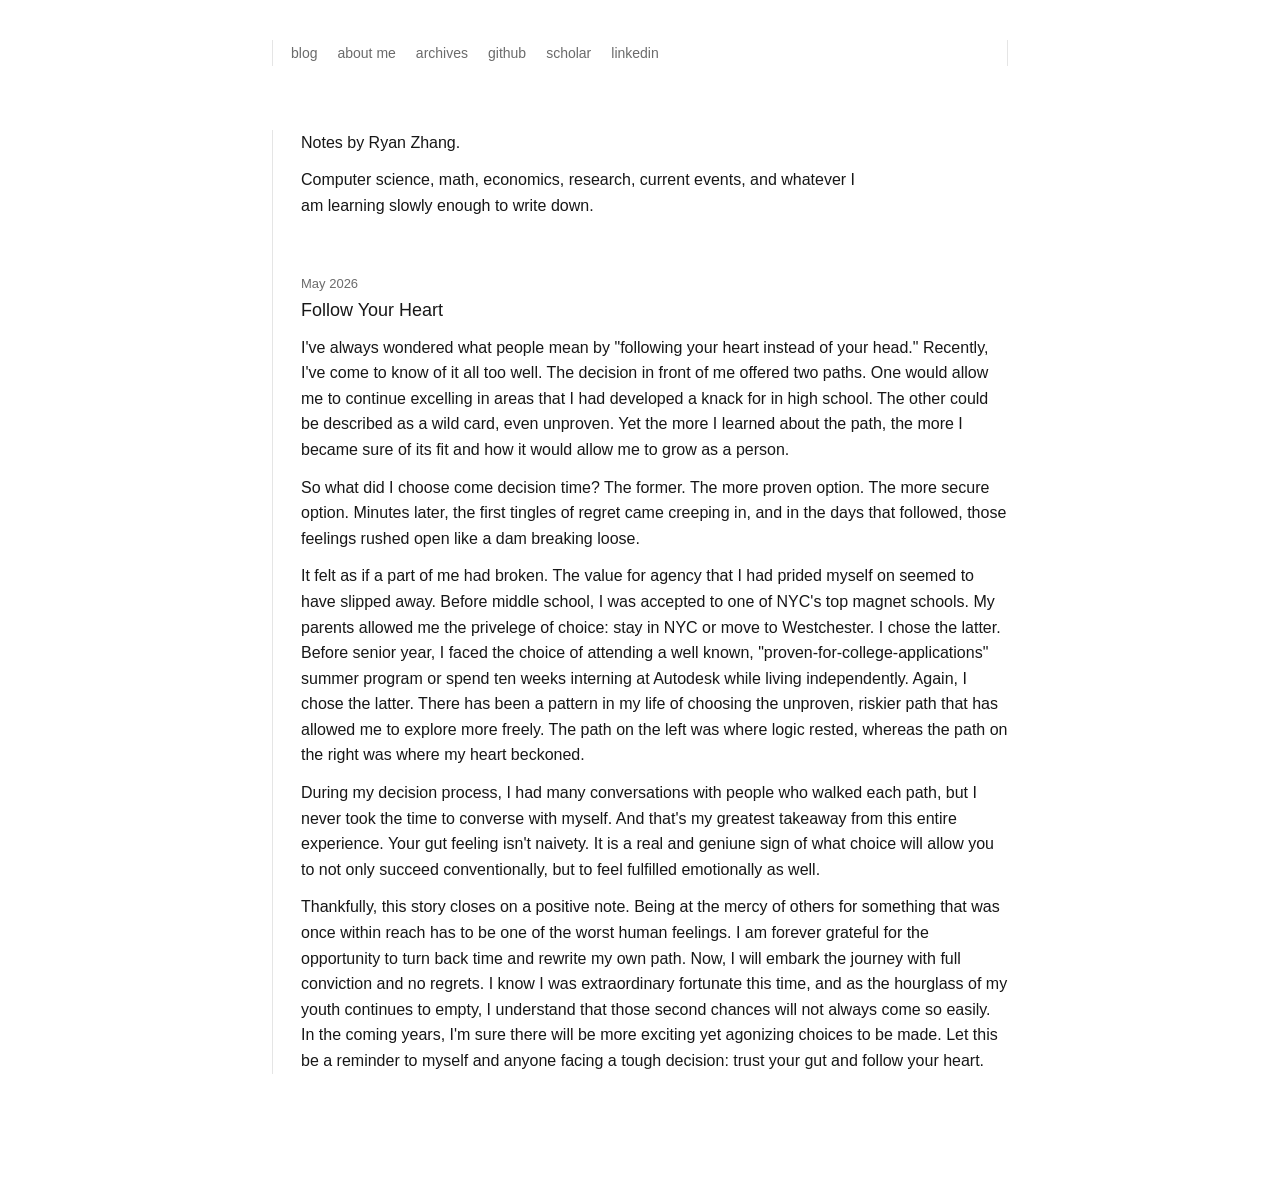
<file: index.html>
<!DOCTYPE html>
<html lang="en">
<head>
    <meta charset="UTF-8">
    <meta name="viewport" content="width=device-width, initial-scale=1.0">
    <title>Ryan Zhang</title>
    <link rel="stylesheet" href="styles/index.css">
</head>
<body>
    <div class="page">
        <div class="navbar">
            <nav>
                <ul>
                    <li><a href="index.html">blog</a></li>
                    <li><a href="about.html">about me</a></li>
                    <li><a href="archives.html">archives</a></li>
                    <li><a href="https://github.com/ryanzhangofficial" target="_blank" rel="noreferrer">github</a></li>
                    <li><a href="https://scholar.google.com/citations?user=0kTN35wAAAAJ&amp;hl=en" target="_blank" rel="noreferrer">scholar</a></li>
                    <li><a href="https://www.linkedin.com/in/ryan-zhang-44557727b/" target="_blank" rel="noreferrer">linkedin</a></li>
                </ul>
            </nav>
        </div>

        <main>
            <section class="intro">
                <p>Notes by Ryan Zhang.</p>
                <p>Computer science, math, economics, research, current events, and whatever I am learning slowly enough to write down.</p>
            </section>

            <div class="articles">
                <article id="post-1">
                    <p class="date">May 2026</p>
                    <h1>Follow Your Heart</h1>
                    <p>I&#x27;ve always wondered what people mean by &quot;following your heart instead of your head.&quot; Recently, I&#x27;ve come to know of it all too well. The decision in front of me offered two paths. One would allow me to continue excelling in areas that I had developed a knack for in high school. The other could be described as a wild card, even unproven. Yet the more I learned about the path, the more I became sure of its fit and how it would allow me to grow as a person.</p>
                    <p>So what did I choose come decision time? The former. The more proven option. The more secure option. Minutes later, the first tingles of regret came creeping in, and in the days that followed, those feelings rushed open like a dam breaking loose.</p>
                    <p>It felt as if a part of me had broken. The value for agency that I had prided myself on seemed to have slipped away. Before middle school, I was accepted to one of NYC&#x27;s top magnet schools. My parents allowed me the privelege of choice: stay in NYC or move to Westchester. I chose the latter. Before senior year, I faced the choice of attending a well known, &quot;proven-for-college-applications&quot; summer program or spend ten weeks interning at Autodesk while living independently. Again, I chose the latter. There has been a pattern in my life of choosing the unproven, riskier path that has allowed me to explore more freely. The path on the left was where logic rested, whereas the path on the right was where my heart beckoned.</p>
                    <p>During my decision process, I had many conversations with people who walked each path, but I never took the time to converse with myself. And that&#x27;s my greatest takeaway from this entire experience. Your gut feeling isn&#x27;t naivety. It is a real and geniune sign of what choice will allow you to not only succeed conventionally, but to feel fulfilled emotionally as well.</p>
                    <p>Thankfully, this story closes on a positive note. Being at the mercy of others for something that was once within reach has to be one of the worst human feelings. I am forever grateful for the opportunity to turn back time and rewrite my own path. Now, I will embark the journey with full conviction and no regrets. I know I was extraordinary fortunate this time, and as the hourglass of my youth continues to empty, I understand that those second chances will not always come so easily. In the coming years, I&#x27;m sure there will be more exciting yet agonizing choices to be made. Let this be a reminder to myself and anyone facing a tough decision: trust your gut and follow your heart.</p>
                </article>
            </div>
        </main>
    </div>
</body>
</html>
</file>
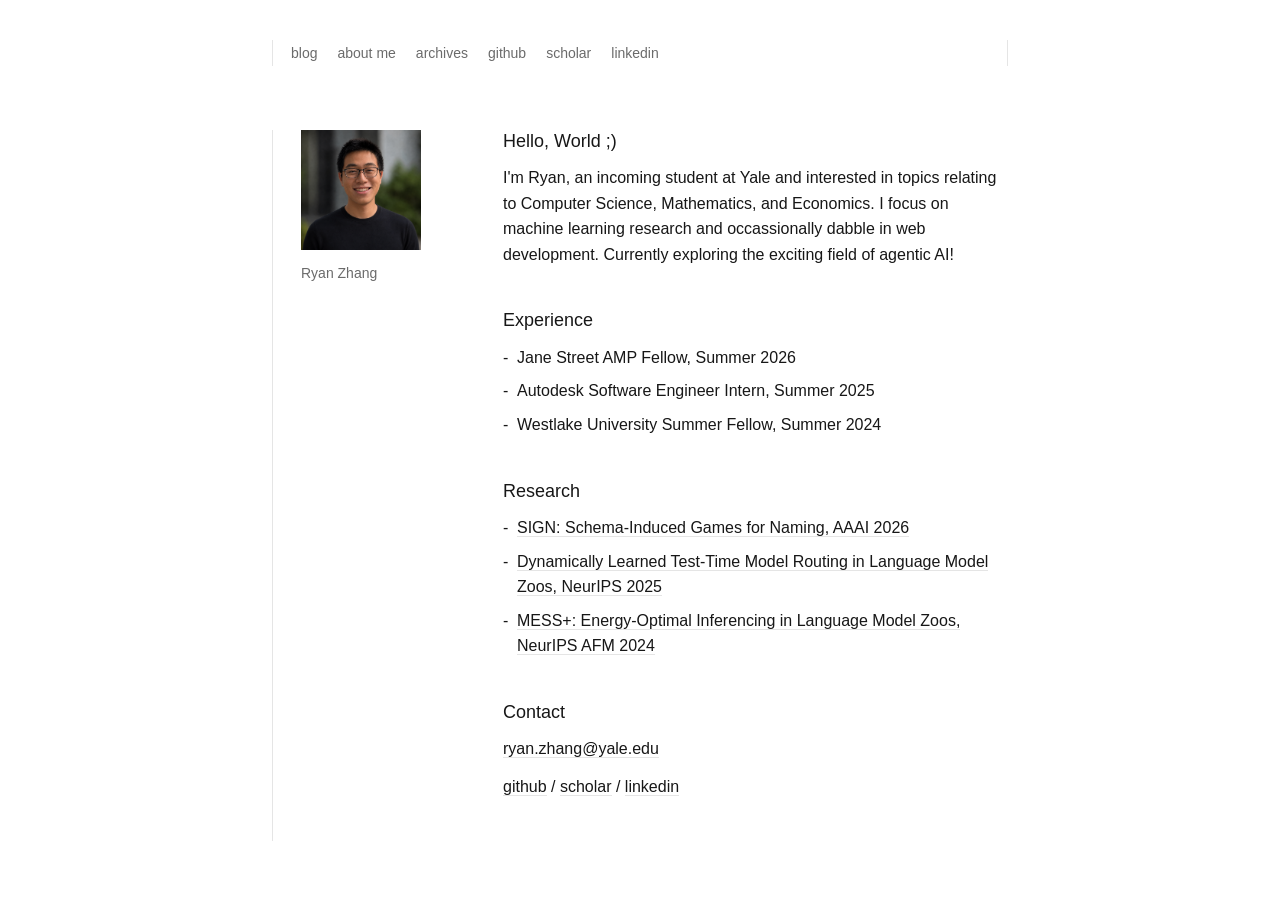
<file: about.html>
<!DOCTYPE html>
<html lang="en">
<head>
    <meta charset="UTF-8">
    <meta name="viewport" content="width=device-width, initial-scale=1.0">
    <title>ryan zhang</title>
    <link rel="stylesheet" href="styles/index.css">
</head>
<body>
    <div class="page profile-page">
        <div class="navbar">
            <nav>
                <ul>
                    <li><a href="index.html">blog</a></li>
                    <li><a href="about.html">about me</a></li>
                    <li><a href="archives.html">archives</a></li>
                    <li><a href="https://github.com/ryanzhangofficial" target="_blank" rel="noreferrer">github</a></li>
                    <li><a href="https://scholar.google.com/citations?user=0kTN35wAAAAJ&amp;hl=en" target="_blank" rel="noreferrer">scholar</a></li>
                    <li><a href="https://www.linkedin.com/in/ryan-zhang-44557727b/" target="_blank" rel="noreferrer">linkedin</a></li>
                </ul>
            </nav>
        </div>

        <main>
            <div class="profile-grid">
                <aside class="profile-card">
                    <img src="assets/pfp.png" alt="Ryan Zhang">
                    <p>Ryan Zhang</p>
                </aside>

                <div>
                    <div class="about-section">
                        <h1>Hello, World ;)</h1>
                        <p>I'm Ryan, an incoming student at Yale and interested in topics relating to Computer Science, Mathematics, and Economics. I focus on machine learning research and occassionally dabble in web development. Currently exploring the exciting field of agentic AI!</p>
                    </div>

                    <div class="work-section">
                        <h1>Experience</h1>
                        <ul class="simple-list">
                            <li><span>Jane Street</span> AMP Fellow, Summer 2026</li>
                            <li><span>Autodesk</span> Software Engineer Intern, Summer 2025</li>
                            <li><span>Westlake University</span> Summer Fellow, Summer 2024</li>
                        </ul>
                    </div>

                    <div class="research-section">
                        <h1>Research</h1>
                        <ul class="simple-list">
                            <li><a href="https://arxiv.org/abs/2510.21855" target="_blank" rel="noreferrer">SIGN: Schema-Induced Games for Naming, AAAI 2026</a></li>
                            <li><a href="https://arxiv.org/abs/2505.19947" target="_blank" rel="noreferrer">Dynamically Learned Test-Time Model Routing in Language Model Zoos, NeurIPS 2025</a></li>
                            <li><a href="https://openreview.net/forum?id=OoReeQpwmW" target="_blank" rel="noreferrer">MESS+: Energy-Optimal Inferencing in Language Model Zoos, NeurIPS AFM 2024</a></li>
                        </ul>
                    </div>

                    <div class="contact-section">
                        <h1>Contact</h1>
                        <p><a href="mailto:ryan.zhang@yale.edu">ryan.zhang@yale.edu</a></p>
                        <p><a href="https://github.com/ryanzhangofficial" target="_blank" rel="noreferrer">github</a> / <a href="https://scholar.google.com/citations?user=0kTN35wAAAAJ&amp;hl=en" target="_blank" rel="noreferrer">scholar</a> / <a href="https://www.linkedin.com/in/ryan-zhang-44557727b/" target="_blank" rel="noreferrer">linkedin</a></p>
                    </div>
                </div>
            </div>
        </main>
    </div>
</body>
</html>
</file>
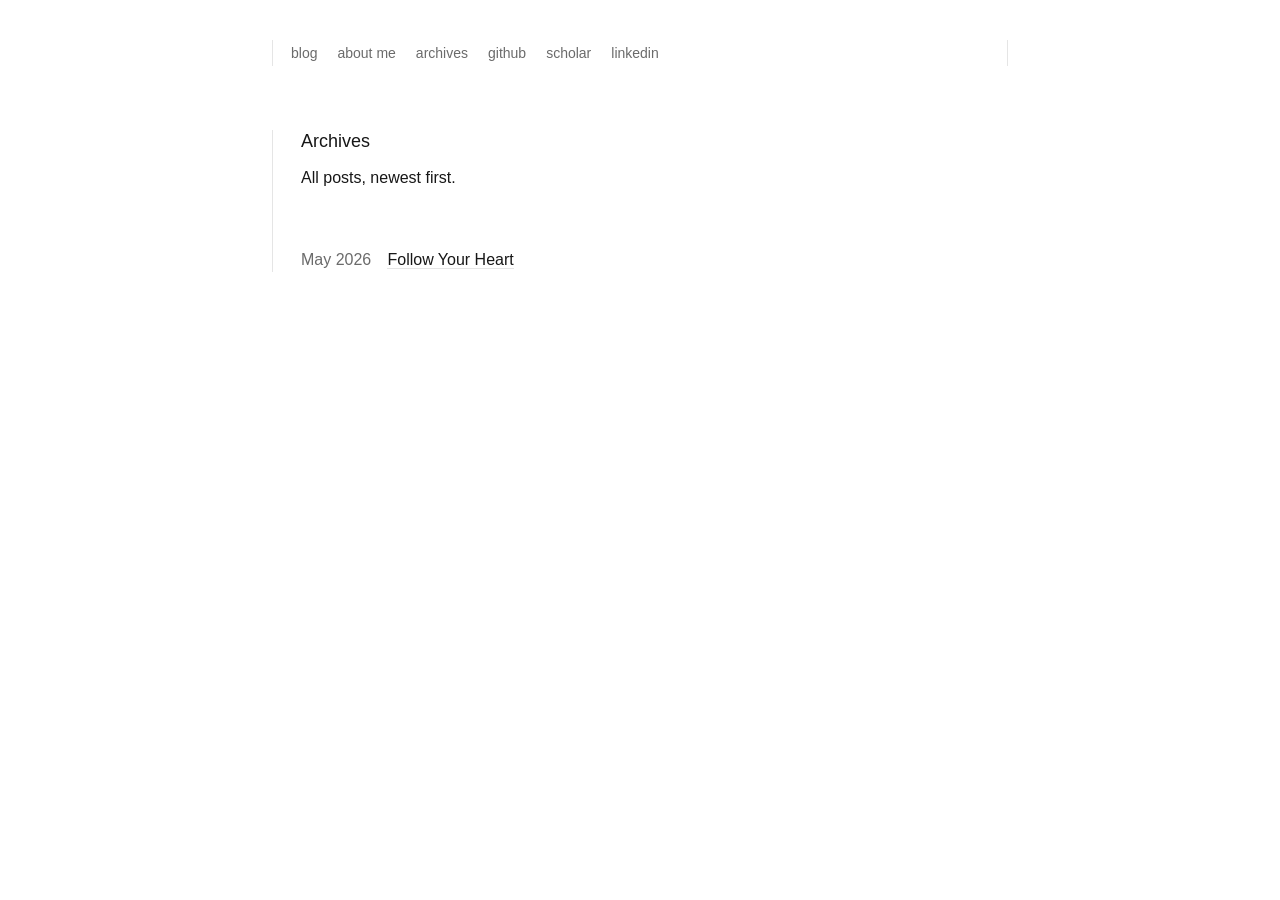
<file: archives.html>
<!DOCTYPE html>
<html lang="en">
<head>
    <meta charset="UTF-8">
    <meta name="viewport" content="width=device-width, initial-scale=1.0">
    <title>archives</title>
    <link rel="stylesheet" href="styles/index.css">
</head>
<body>
    <div class="page">
        <div class="navbar">
            <nav>
                <ul>
                    <li><a href="index.html">blog</a></li>
                    <li><a href="about.html">about me</a></li>
                    <li><a href="archives.html">archives</a></li>
                    <li><a href="https://github.com/ryanzhangofficial" target="_blank" rel="noreferrer">github</a></li>
                    <li><a href="https://scholar.google.com/citations?user=0kTN35wAAAAJ&amp;hl=en" target="_blank" rel="noreferrer">scholar</a></li>
                    <li><a href="https://www.linkedin.com/in/ryan-zhang-44557727b/" target="_blank" rel="noreferrer">linkedin</a></li>
                </ul>
            </nav>
        </div>

        <main>
            <section class="intro">
                <h1>Archives</h1>
                <p>All posts, newest first.</p>
            </section>

            <ul class="archive-list">
                <li><span>May 2026</span> <a href="index.html#post-1">Follow Your Heart</a></li>
            </ul>
        </main>
    </div>
</body>
</html>
</file>
<file: styles/index.css>
:root {
    color-scheme: light;
    --text: #171717;
    --muted: #6b6b6b;
    --line: #e5e5e5;
    --bg: #ffffff;
}

* {
    box-sizing: border-box;
}

body {
    margin: 0;
    background: var(--bg);
    color: var(--text);
    font-family: Arial, Helvetica, sans-serif;
    font-size: 16px;
    line-height: 1.6;
}

a {
    color: inherit;
    text-decoration: none;
    border-bottom: 1px solid var(--line);
}

a:hover {
    border-bottom-color: var(--text);
}

.page {
    max-width: 780px;
    margin: 0 auto;
    padding: 40px 22px 64px;
}

.navbar {
    border-left: 1px solid var(--line);
    border-right: 1px solid var(--line);
    margin-bottom: 64px;
    padding: 0 18px;
}

.navbar ul {
    display: flex;
    flex-wrap: wrap;
    gap: 10px 20px;
    list-style: none;
    margin: 0;
    padding: 0;
}

.navbar a {
    border: 0;
    color: var(--muted);
    font-size: 14px;
}

.navbar a:hover {
    color: var(--text);
}

main {
    border-left: 1px solid var(--line);
    padding-left: 28px;
}

.intro {
    max-width: 560px;
    margin-bottom: 56px;
}

h1 {
    font-size: 18px;
    font-weight: 400;
    line-height: 1.3;
    margin: 0 0 12px;
}

p {
    margin: 0 0 12px;
}

.simple-list {
    list-style: none;
    margin: 0;
    padding: 0;
}

.simple-list li {
    margin-bottom: 8px;
    padding-left: 14px;
    position: relative;
}

.simple-list li::before {
    content: "-";
    left: 0;
    position: absolute;
}

.simple-list span {
    color: var(--text);
}

.archive-list {
    list-style: none;
    margin: 0;
    padding: 0;
}

.archive-list li {
    margin-bottom: 10px;
}

.archive-list span {
    color: var(--muted);
    display: inline-block;
    min-width: 82px;
}

.date {
    color: var(--muted);
    font-size: 13px;
    margin-bottom: 4px;
}

article,
.about-section,
.work-section,
.research-section,
.contact-section {
    margin-bottom: 42px;
}

.profile-grid {
    display: grid;
    grid-template-columns: 160px 1fr;
    gap: 42px;
}

.profile-card {
    color: var(--muted);
    font-size: 14px;
}

.profile-card img {
    display: block;
    width: 120px;
    height: 120px;
    object-fit: cover;
    margin-bottom: 12px;
}

@media (max-width: 640px) {
    .page {
        padding-top: 28px;
    }

    .navbar {
        margin-bottom: 42px;
    }

    main {
        padding-left: 20px;
    }

    .profile-grid {
        grid-template-columns: 1fr;
        gap: 24px;
    }
}
</file>
